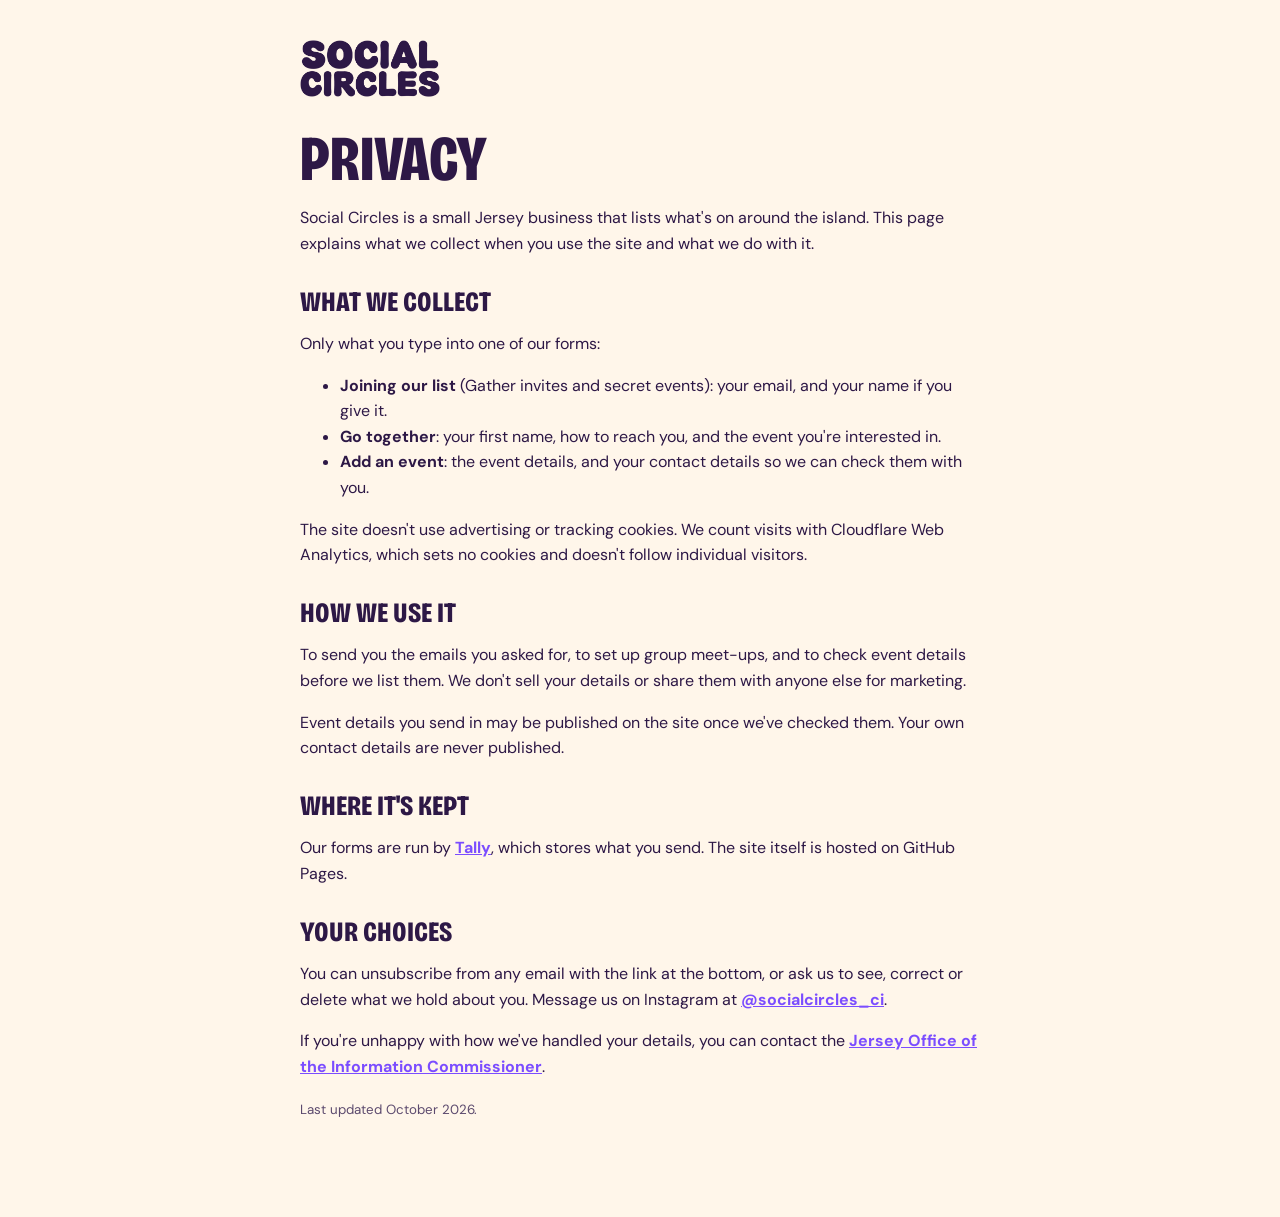
<file: site/privacy.html>
<!doctype html>
<html lang="en-GB">
<head>
<meta charset="utf-8">
<meta name="viewport" content="width=device-width,initial-scale=1">
<title>Privacy · Social Circles</title>
<link rel="icon" href="img/icon.png">
<link rel="canonical" href="https://socialcircles.je/privacy.html">
<meta name="description" content="What Social Circles collects through its forms and how it's used.">
<link rel="stylesheet" href="https://fonts.googleapis.com/css2?family=Bricolage+Grotesque:opsz,wdth,wght@12..96,75..100,400..800&family=DM+Sans:wght@400;700&display=swap">
<style>
:root{--violet:#7B4DFF;--aubergine:#2D1846;--cream:#FFF6EA;--muted:#5C4A6E}
body{background:var(--cream);color:var(--aubergine);font:16px/1.6 'DM Sans',system-ui,sans-serif;margin:0}
main{max-width:680px;margin:0 auto;padding:40px 16px 80px}
h1,h2{font-family:'Bricolage Grotesque','Arial Narrow',sans-serif;font-weight:800;font-stretch:75%;font-variation-settings:"wdth" 75;text-transform:uppercase;line-height:.95;margin:32px 0 12px}
h1{font-size:clamp(40px,8vw,64px);margin-top:24px}
h2{font-size:28px}
a{color:var(--violet);font-weight:700}
.back img{width:140px}
small{color:var(--muted)}
</style>
<!-- Cloudflare Web Analytics: counts visits without cookies --><script defer src="https://static.cloudflareinsights.com/beacon.min.js" data-cf-beacon='{"token": "dc545f14bc0d42d4936bfc4efbfcd6ef"}'></script>
</head>
<body>
<main>
  <a class="back" href="./"><img src="img/wordmark-aubergine.png" alt="Social Circles home"></a>
  <h1>Privacy</h1>
  <p>Social Circles is a small Jersey business that lists what's on around the island. This page explains what we collect when you use the site and what we do with it.</p>

  <h2>What we collect</h2>
  <p>Only what you type into one of our forms:</p>
  <ul>
    <li><b>Joining our list</b> (Gather invites and secret events): your email, and your name if you give it.</li>
    <li><b>Go together</b>: your first name, how to reach you, and the event you're interested in.</li>
    <li><b>Add an event</b>: the event details, and your contact details so we can check them with you.</li>
  </ul>
  <p>The site doesn't use advertising or tracking cookies. We count visits with Cloudflare Web Analytics, which sets no cookies and doesn't follow individual visitors.</p>

  <h2>How we use it</h2>
  <p>To send you the emails you asked for, to set up group meet-ups, and to check event details before we list them. We don't sell your details or share them with anyone else for marketing.</p>
  <p>Event details you send in may be published on the site once we've checked them. Your own contact details are never published.</p>

  <h2>Where it's kept</h2>
  <p>Our forms are run by <a href="https://tally.so/help/privacy-policy">Tally</a>, which stores what you send. The site itself is hosted on GitHub Pages.</p>

  <h2>Your choices</h2>
  <p>You can unsubscribe from any email with the link at the bottom, or ask us to see, correct or delete what we hold about you. Message us on Instagram at <a href="https://www.instagram.com/socialcircles_ci/">@socialcircles_ci</a>.</p>
  <p>If you're unhappy with how we've handled your details, you can contact the <a href="https://jerseyoic.org">Jersey Office of the Information Commissioner</a>.</p>

  <p><small>Last updated October 2026.</small></p>
</main>
</body>
</html>
</file>
